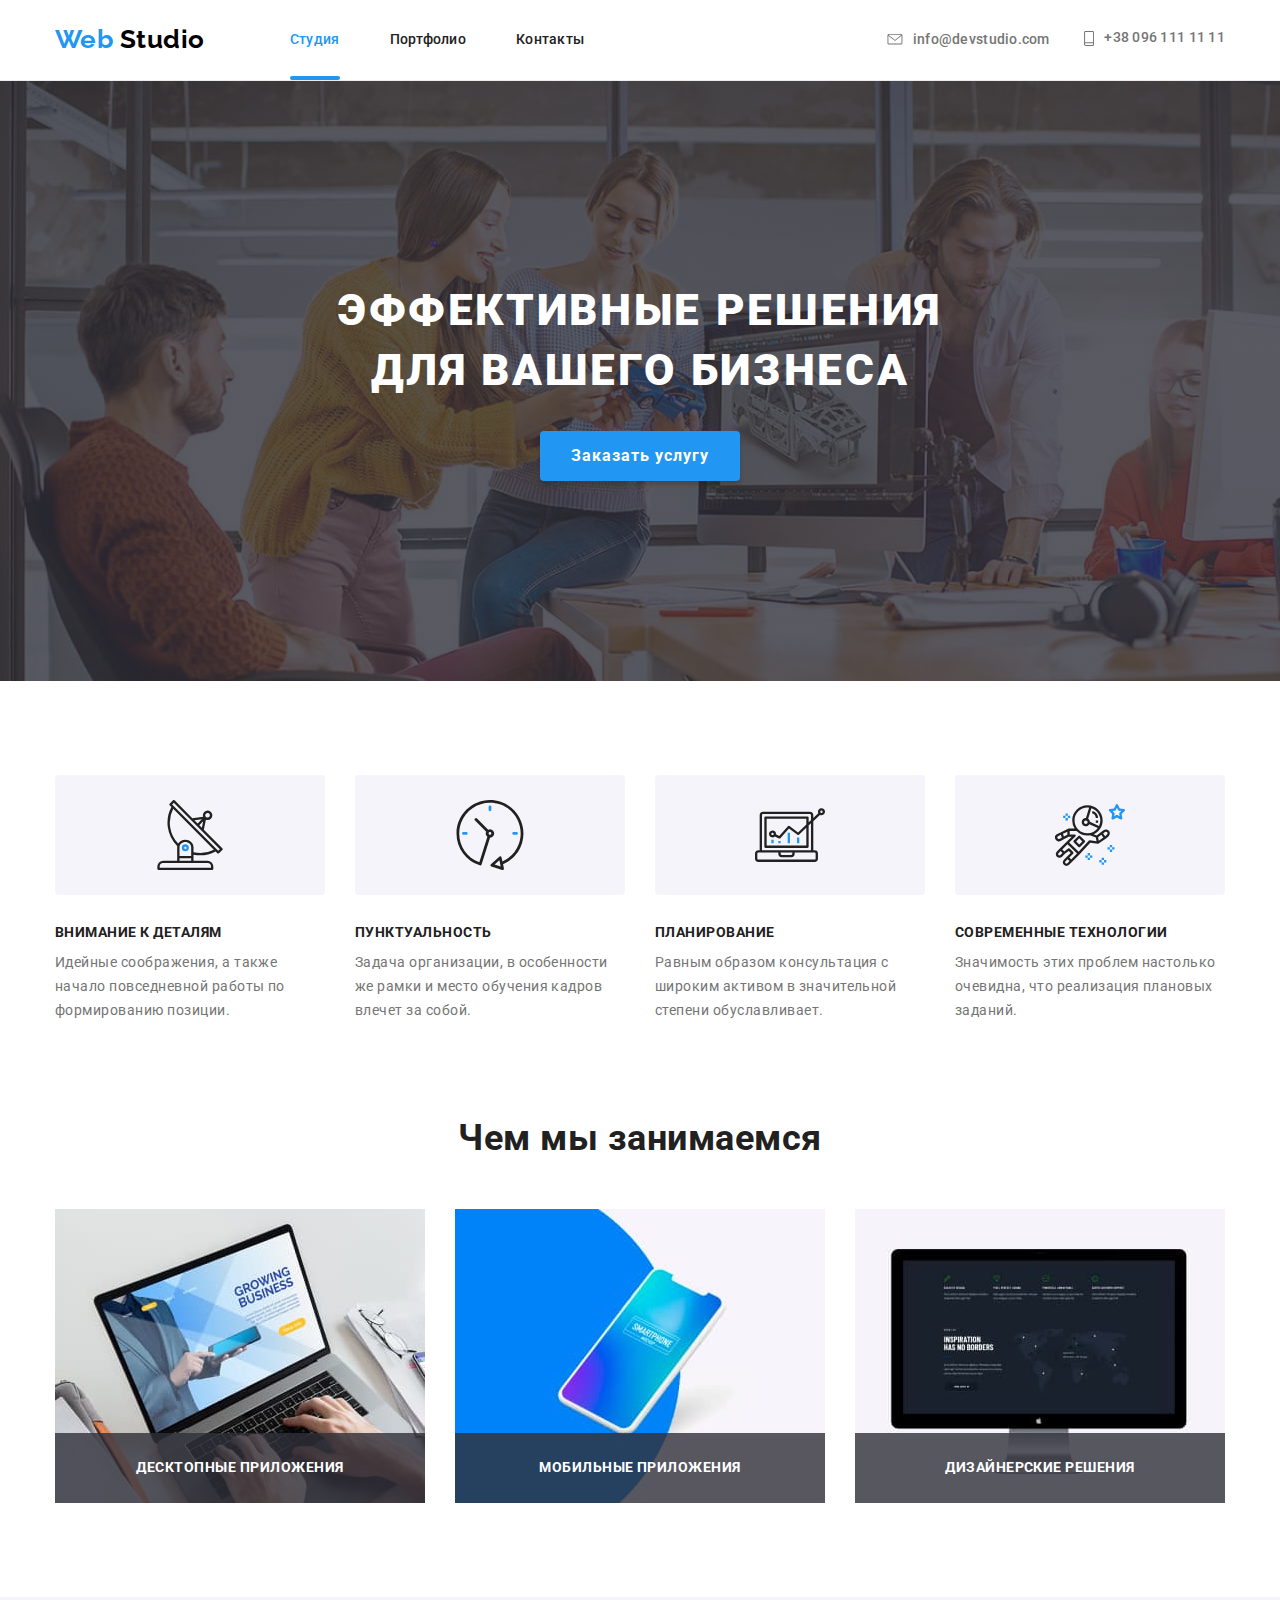
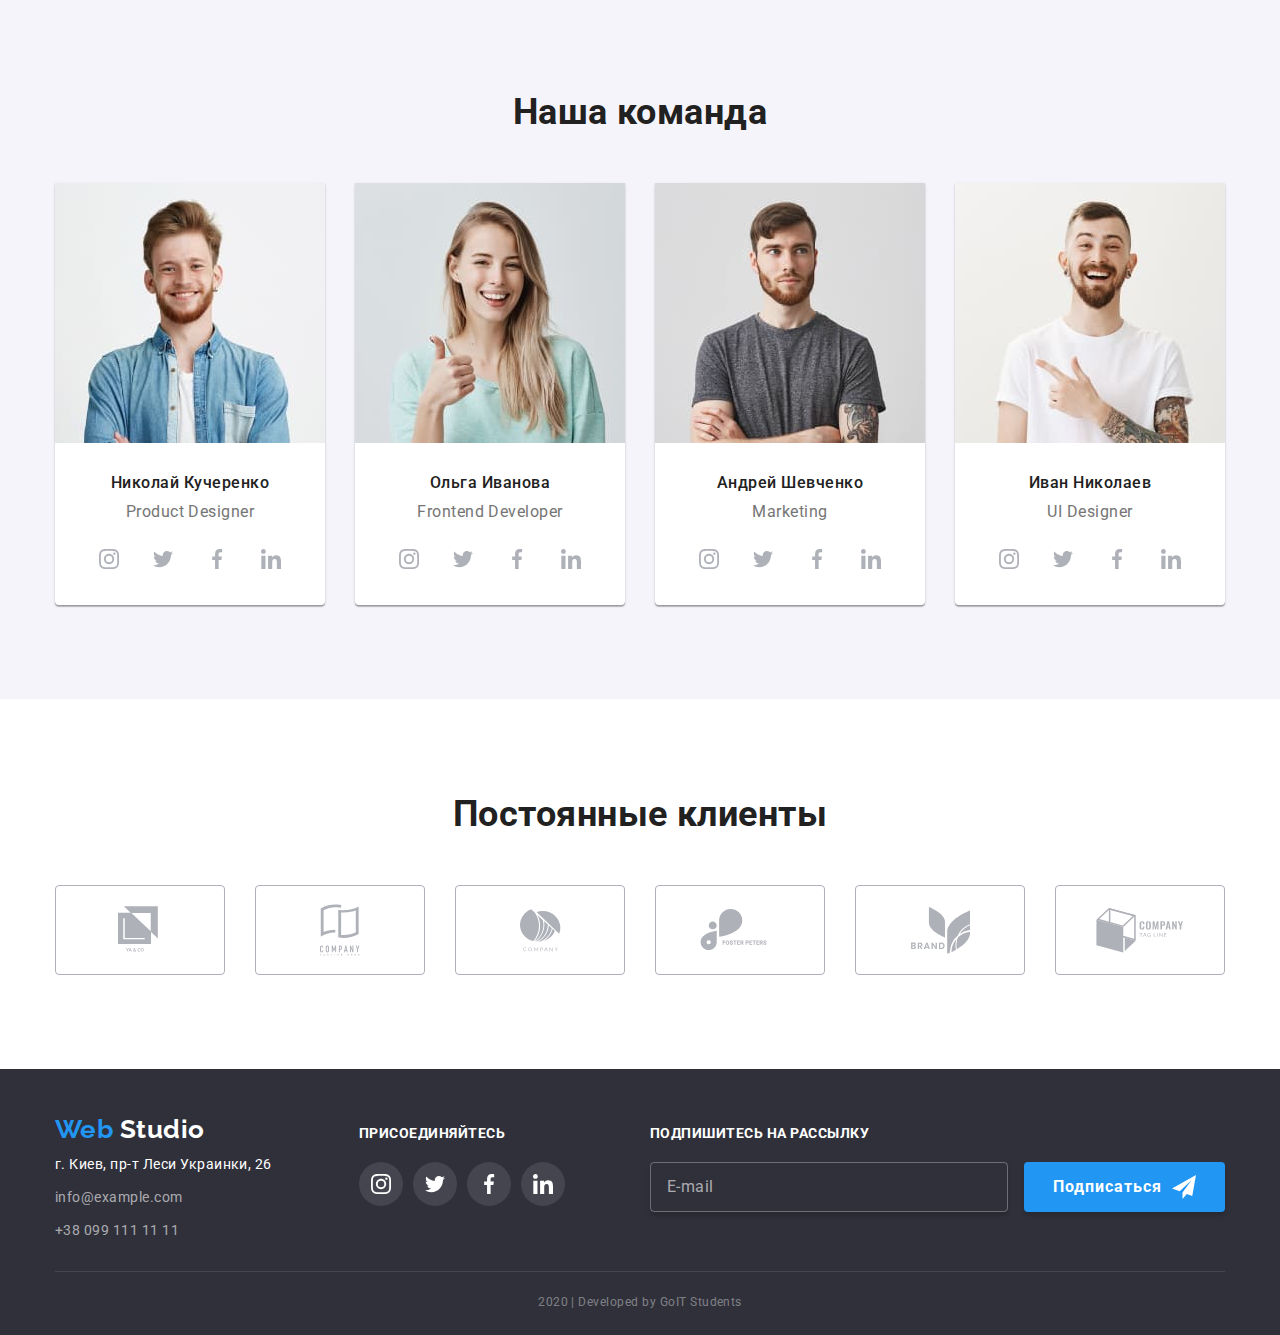
<file: index.html>
<!DOCTYPE html>
<html lang="ru">
  <head>
    <meta charset="UTF-8" />
    <meta name="viewport" content="width=device-width, initial-scale=1.0" />
    <title>Main</title>
    <link
      href="https://fonts.googleapis.com/css2?family=Raleway:wght@700&family=Roboto:wght@400;500;700;900&display=swap"
      rel="stylesheet"
    />
    <link rel="stylesheet" href="./css/main.min.css" />
  </head>
  <body>
    <header>
      <div class="container flex-container">
        <nav class="flex-container">
          <a href="./index.html" class="logo">
            <span class="logo-web">Web</span> Studio</a
          >

          <ul class="site-menu">
            <li class="item">
              <a class="link current" href="./index.html">Студия</a>
            </li>
            <li class="item">
              <a class="link" href="./portfolio.html">Портфолио</a>
            </li>
            <li class="item">
              <a class="link" href="">Контакты</a>
            </li>
          </ul>
        </nav>
        <address class="contacts-info">
          <a href="mailto:info@devstudio.com">
            <svg class="icon-envelope">
              <use href="./images/sprite.svg#icon-envelope"></use>
            </svg>
            info@devstudio.com</a
          >
          <a href="tel:+380961111111">
            <svg class="icon-telephone">
              <use href="./images/sprite.svg#icon-telephone"></use>
            </svg>
            +38 096 111 11 11</a
          >
        </address>
      </div>
    </header>
    <main>
      <!-- Секция приветствие -->
      <section class="hero">
        <h1 class="hero-title">Эффективные решения<br />для вашего бизнеса</h1>
        <button class="modal-button" data-modal-open>
          Заказать услугу
        </button>
      </section>

      <!-- Принципы работы (потом скрыть заголовок) -->
      <section class="section">
        <div class="container">
          <h2 class="section-title visually-hidden">
            Принципы работы компании
          </h2>
          <ul class="principles">
            <li class="item">
              <div class="icon-box">
                <svg aria-label="Антена" class="icon-principles">
                  <use href="./images/sprite.svg#icon-antenna"></use>
                </svg>
              </div>

              <h3 class="title">Внимание к деталям</h3>
              <p class="text">
                Идейные соображения, а также начало повседневной работы по
                формированию позиции.
              </p>
            </li>

            <li class="item">
              <div class="icon-box">
                <svg aria-label="Часы" class="icon-principles">
                  <use href="./images/sprite.svg#icon-clock"></use>
                </svg>
              </div>

              <h3 class="title">Пунктуальность</h3>
              <p class="text">
                Задача организации, в особенности же рамки и место обучения
                кадров влечет за собой.
              </p>
            </li>

            <li class="item">
              <div class="icon-box">
                <svg aria-label="Диаграмма" class="icon-principles">
                  <use href="./images/sprite.svg#icon-diagram"></use>
                </svg>
              </div>

              <h3 class="title">Планирование</h3>
              <p class="text">
                Равным образом консультация с широким активом в значительной
                степени обуславливает.
              </p>
            </li>

            <li class="item">
              <div class="icon-box">
                <svg aria-label="Космонавт" class="icon-principles">
                  <use href="./images/sprite.svg#icon-astronaut"></use>
                </svg>
              </div>

              <h3 class="title">Современные технологии</h3>
              <p class="text">
                Значимость этих проблем настолько очевидна, что реализация
                плановых заданий.
              </p>
            </li>
          </ul>
        </div>
      </section>

      <!-- Чем мы занимаемся -->
      <section class="section our-work">
        <div class="container">
          <h2 class="section-title">Чем мы занимаемся</h2>
          <ul class="work">
            <li class="item">
              <img
                src="./images/desktop.jpg"
                alt="Ноутбук"
                width="370"
                height="294"
              />
              <h3 class="title">Десктопные приложения</h3>
            </li>

            <li class="item">
              <img
                src="./images/mobile.jpg"
                alt="Мобильный телефон"
                width="370"
                height="294"
              />
              <h3 class="title">Мобильные приложения</h3>
            </li>

            <li class="item">
              <img
                src="./images/pc.jpg"
                alt="Персональный компьютер"
                width="370"
                height="294"
              />
              <h3 class="title">Дизайнерские решения</h3>
            </li>
          </ul>
        </div>
      </section>

      <!-- Наша команда -->
      <section class="section team">
        <div class="container">
          <h2 class="section-title">Наша команда</h2>
          <ul class="workers flex-container">
            <li class="item">
              <img
                src="./images/img-john.jpg"
                alt="Николай Кучеренко"
                width="270"
                height="260"
              />
              <div class="card-content">
                <h3 class="name">Николай Кучеренко</h3>
                <p class="profession">Product Designer</p>
                <ul class="social-media">
                  <li>
                    <a href="" class="social-link">
                      <svg aria-label="Инстаграм" class="social-icon">
                        <use href="./images/sprite.svg#icon-instagram"></use>
                      </svg>
                    </a>
                  </li>
                  <li>
                    <a href="" class="social-link"
                      ><svg aria-label="Твиттер" class="social-icon">
                        <use href="./images/sprite.svg#icon-twitter"></use>
                      </svg>
                    </a>
                  </li>
                  <li>
                    <a href="" class="social-link"
                      ><svg aria-label="Фейсбук" class="social-icon">
                        <use
                          href="./images/sprite.svg#icon-facebook"
                        ></use></svg
                    ></a>
                  </li>
                  <li>
                    <a href="" class="social-link"
                      ><svg aria-label="Линкедин" class="social-icon">
                        <use
                          href="./images/sprite.svg#icon-linkedin"
                        ></use></svg
                    ></a>
                  </li>
                </ul>
              </div>
            </li>

            <li class="item">
              <img
                src="./images/img-marta.jpg"
                alt="Ольга Иванова"
                width="270"
                height="260"
              />
              <div class="card-content">
                <h3 class="name">Ольга Иванова</h3>
                <p class="profession">Frontend Developer</p>
                <ul class="social-media">
                  <li>
                    <a href="" class="social-link">
                      <svg aria-label="Инстаграм" class="social-icon">
                        <use href="./images/sprite.svg#icon-instagram"></use>
                      </svg>
                    </a>
                  </li>
                  <li>
                    <a href="" class="social-link"
                      ><svg aria-label="Твиттер" class="social-icon">
                        <use href="./images/sprite.svg#icon-twitter"></use>
                      </svg>
                    </a>
                  </li>
                  <li>
                    <a href="" class="social-link"
                      ><svg aria-label="Фейсбук" class="social-icon">
                        <use
                          href="./images/sprite.svg#icon-facebook"
                        ></use></svg
                    ></a>
                  </li>
                  <li>
                    <a href="" class="social-link"
                      ><svg aria-label="Линкедин" class="social-icon">
                        <use
                          href="./images/sprite.svg#icon-linkedin"
                        ></use></svg
                    ></a>
                  </li>
                </ul>
              </div>
            </li>

            <li class="item">
              <img
                src="./images/img-robert.jpg"
                alt="Андрей Шевченко"
                width="270"
                height="260"
              />
              <div class="card-content">
                <h3 class="name">Андрей Шевченко</h3>
                <p class="profession">Marketing</p>
                <ul class="social-media">
                  <li>
                    <a href="" class="social-link">
                      <svg aria-label="Инстаграм" class="social-icon">
                        <use href="./images/sprite.svg#icon-instagram"></use>
                      </svg>
                    </a>
                  </li>
                  <li>
                    <a href="" class="social-link"
                      ><svg aria-label="Твиттер" class="social-icon">
                        <use href="./images/sprite.svg#icon-twitter"></use>
                      </svg>
                    </a>
                  </li>
                  <li>
                    <a href="" class="social-link"
                      ><svg aria-label="Фейсбук" class="social-icon">
                        <use
                          href="./images/sprite.svg#icon-facebook"
                        ></use></svg
                    ></a>
                  </li>
                  <li>
                    <a href="" class="social-link"
                      ><svg aria-label="Линкедин" class="social-icon">
                        <use
                          href="./images/sprite.svg#icon-linkedin"
                        ></use></svg
                    ></a>
                  </li>
                </ul>
              </div>
            </li>

            <li class="item">
              <img
                src="./images/img-martin.jpg"
                alt="Иван Николаев"
                width="270"
                height="260"
              />
              <div class="card-content">
                <h3 class="name">Иван Николаев</h3>
                <p class="profession">UI Designer</p>
                <ul class="social-media">
                  <li>
                    <a href="" class="social-link">
                      <svg aria-label="Инстаграм" class="social-icon">
                        <use href="./images/sprite.svg#icon-instagram"></use>
                      </svg>
                    </a>
                  </li>
                  <li>
                    <a href="" class="social-link"
                      ><svg aria-label="Твиттер" class="social-icon">
                        <use href="./images/sprite.svg#icon-twitter"></use>
                      </svg>
                    </a>
                  </li>
                  <li>
                    <a href="" class="social-link"
                      ><svg aria-label="Фейсбук" class="social-icon">
                        <use
                          href="./images/sprite.svg#icon-facebook"
                        ></use></svg
                    ></a>
                  </li>
                  <li>
                    <a href="" class="social-link"
                      ><svg aria-label="Линкедин" class="social-icon">
                        <use
                          href="./images/sprite.svg#icon-linkedin"
                        ></use></svg
                    ></a>
                  </li>
                </ul>
              </div>
            </li>
          </ul>
        </div>
      </section>

      <!-- Постоянные клиенты -->
      <section class="section">
        <div class="container">
          <h2 class="section-title">Постоянные клиенты</h2>
          <ul class="clients">
            <li class="item">
              <a class="link" href="">
                <svg aria-label="Логотип клиента1" class="clients-icon logo1">
                  <use href="./images/sprite.svg#icon-logo-1"></use>
                </svg>
              </a>
            </li>

            <li class="item">
              <a class="link" href="">
                <svg aria-label="Логотип клиента2" class="clients-icon logo2">
                  <use href="./images/sprite.svg#icon-logo-2"></use>
                </svg>
              </a>
            </li>

            <li class="item">
              <a class="link" href="">
                <svg aria-label="Логотип клиента3" class="clients-icon logo3">
                  <use href="./images/sprite.svg#icon-logo-3"></use>
                </svg>
              </a>
            </li>

            <li class="item">
              <a class="link" href="">
                <svg aria-label="Логотип клиента4" class="clients-icon logo4">
                  <use href="./images/sprite.svg#icon-logo-4"></use>
                </svg>
              </a>
            </li>

            <li class="item">
              <a class="link" href="">
                <svg aria-label="Логотип клиента5" class="clients-icon logo5">
                  <use href="./images/sprite.svg#icon-logo-5"></use>
                </svg>
              </a>
            </li>

            <li class="item">
              <a class="link" href="">
                <svg aria-label="Логотип клиента6" class="clients-icon logo6">
                  <use href="./images/sprite.svg#icon-logo-6"></use>
                </svg>
              </a>
            </li>
          </ul>
        </div>
      </section>

      <div class="backdrop is-hidden" data-modal>
        <div class="modal">
          <form class="form">
            <h2 class="form-title">Оставьте свои данные, мы вам перезвоним</h2>

            <label class="form-field">
              <svg aria-label="Человек" class="form-icon">
                <use href="./images/sprite.svg#icon-person"></use>
              </svg>

              <input type="text" name="Name" placeholder=" " />
              <span class="form-label">Имя</span>
            </label>
            <label class="form-field">
              <svg aria-label="Телефон" class="form-icon">
                <use href="./images/sprite.svg#icon-phone"></use>
              </svg>

              <input type="tel" name="Telephone" placeholder=" " />
              <span class="form-label">Телефон</span>
            </label>
            <label class="form-field">
              <svg aria-label="Почта" class="form-icon">
                <use href="./images/sprite.svg#icon-email"></use>
              </svg>

              <input type="email" name="Mail" placeholder=" " />
              <span class="form-label">Почта</span>
            </label>

            <label class="comment">
              <textarea
                class="comment-field"
                name="Comment"
                placeholder=" "
              ></textarea>
              <span class="comment-label">Комментарий</span>
            </label>

            <label class="agreement">
              <input
                class="checkbox visually-hidden"
                type="checkbox"
                name="agreement"
              />
              <span class="agreement-label"
                >Соглашаюсь с рассылкой и принимаю
                <a href="">Условия договора</a>
              </span>
            </label>

            <button class="submit-button" type="submit">
              Отправить
            </button>

            <button class="button-close" type="button" data-modal-close>
              <svg aria-label="Закрыть" class="icon-close">
                <use href="./images/sprite.svg#icon-close"></use>
              </svg>
            </button>
          </form>
        </div>
      </div>
    </main>
    <footer>
      <div class="container flex-container">
        <div>
          <a href="./index.html" class="logo"
            ><span class="logo-web">Web</span>
            <span class="logo-studio">Studio</span></a
          >
          <address class="adress-footer">
            г. Киев, пр-т Леси Украинки, 26 <br />
            <a href="mailto:info@example.com">info@example.com</a> <br />
            <a href="tel:+380991111111">+38 099 111 11 11</a>
          </address>
        </div>

        <div class="join">
          <b class="title">
            Присоединяйтесь
          </b>
          <ul class="social-media">
            <li>
              <a href="" class="social-link">
                <svg aria-label="Инстаграм" class="social-icon">
                  <use href="./images/sprite.svg#icon-instagram"></use>
                </svg>
              </a>
            </li>
            <li>
              <a href="" class="social-link"
                ><svg aria-label="Твиттер" class="social-icon">
                  <use href="./images/sprite.svg#icon-twitter"></use>
                </svg>
              </a>
            </li>
            <li>
              <a href="" class="social-link"
                ><svg aria-label="Фейсбук" class="social-icon">
                  <use href="./images/sprite.svg#icon-facebook"></use></svg
              ></a>
            </li>
            <li>
              <a href="" class="social-link"
                ><svg aria-label="Линкедин" class="social-icon">
                  <use href="./images/sprite.svg#icon-linkedin"></use></svg
              ></a>
            </li>
          </ul>
        </div>

        <form class="subscribe">
          <label class="subscribe-label" for="subscribe">
            Подпишитесь на рассылку
          </label>
          <input
            class="subscribe-email"
            type="email"
            name="email"
            id="subscribe"
            placeholder="E-mail"
          />
          <button class="subscribe-button" type="submit">
            Подписаться
            <svg aria-label="Подписаться" class="icon-subscribe">
              <use href="./images/sprite.svg#icon-subscribe"></use>
            </svg>
          </button>
        </form>
      </div>
      <div class="container">
        <p class="copyright">
          2020 | Developed by GoIT Students
        </p>
      </div>
    </footer>
    <script src="./js/modal.js"></script>
  </body>
</html>
</file>
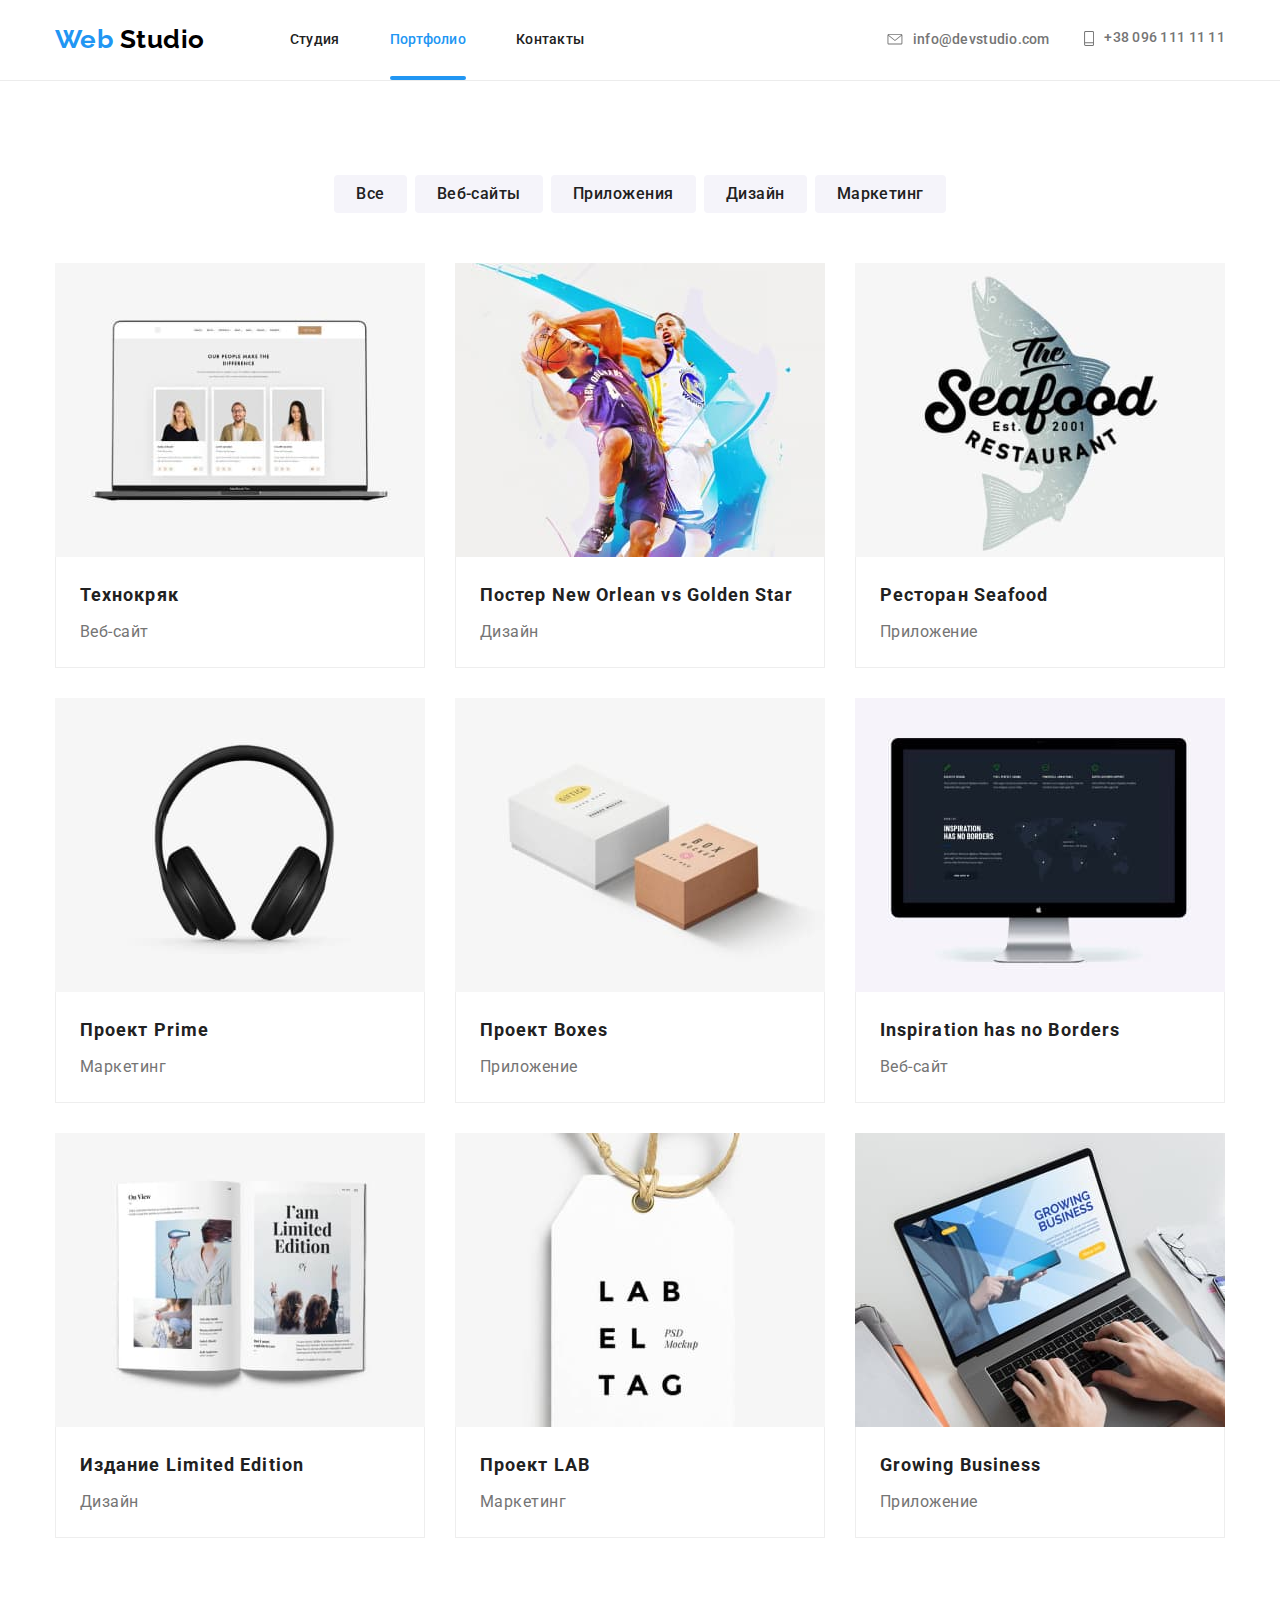
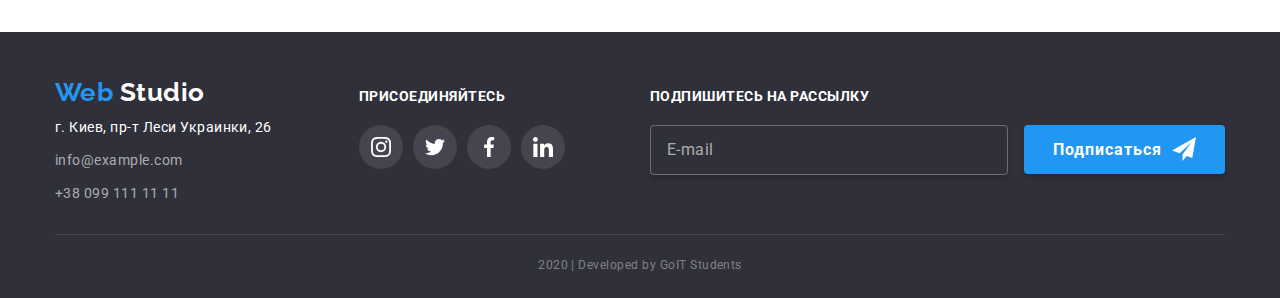
<file: portfolio.html>
<!DOCTYPE html>
<html lang="ru">
  <head>
    <meta charset="UTF-8" />
    <meta name="viewport" content="width=device-width, initial-scale=1.0" />
    <title>Portfolio</title>
    <link
      href="https://fonts.googleapis.com/css2?family=Raleway:wght@700&family=Roboto:wght@400;500;700;900&display=swap"
      rel="stylesheet"
    />
    <link rel="stylesheet" href="./css/portfolio.min.css" />
  </head>
  <body>
    <header>
      <div class="container flex-container">
        <nav class="flex-container">
          <a href="./index.html" class="logo">
            <span class="logo-web">Web</span> Studio</a
          >

          <ul class="site-menu">
            <li class="item">
              <a class="link" href="./index.html">Студия</a>
            </li>
            <li class="item">
              <a class="link current" href="./portfolio.html">Портфолио</a>
            </li>
            <li class="item">
              <a class="link" href="">Контакты</a>
            </li>
          </ul>
        </nav>
        <address class="contacts-info">
          <a href="mailto:info@devstudio.com">
            <svg class="icon-envelope">
              <use href="./images/sprite.svg#icon-envelope"></use>
            </svg>
            info@devstudio.com</a
          >
          <a href="tel:+380961111111">
            <svg class="icon-telephone">
              <use href="./images/sprite.svg#icon-telephone"></use>
            </svg>
            +38 096 111 11 11</a
          >
        </address>
      </div>
    </header>
    <main>
      <!-- Наши работы (потом скрыть заголовок)-->
      <section class="section">
        <div class="container">
          <h1 class="section-title visually-hidden">Наши работы</h1>
          <ul class="examples-choice">
            <li class="item"><button>Все</button></li>
            <li class="item"><button>Веб-сайты</button></li>
            <li class="item"><button>Приложения</button></li>
            <li class="item"><button>Дизайн</button></li>
            <li class="item"><button>Маркетинг</button></li>
          </ul>
          <ul class="examples-list">
            <li class="item">
              <a class="link" href="">
                <div class="thumb">
                  <p class="description">
                    Технокряк это современная площадка распространения
                    коронавируса. Компании используют эту платформу для
                    цифрового шпионажа и атак на защищённые сервера конкурентов.
                  </p>
                  <img
                    src="./images/techno-kryak.jpg"
                    alt="Люди"
                    width="370"
                    height="294"
                  />
                </div>

                <div class="box">
                  <h2 class="title">Технокряк</h2>
                  <p class="type">Веб-сайт</p>
                </div>
              </a>
            </li>
            <li class="item">
              <a class="link" href="">
                <div class="thumb">
                  <p class="description">
                    Lorem ipsum dolor sit amet, consectetur adipisicing elit.
                    Beatae sequi enim ad non qui in magni reiciendis iure
                    explicabo sapiente.
                  </p>
                  <img
                    src="./images/new-orlean.jpg"
                    alt="Баскетболисты"
                    width="370"
                    height="294"
                  />
                </div>

                <div class="box">
                  <h2 class="title">Постер New Orlean vs Golden Star</h2>
                  <p class="type">Дизайн</p>
                </div>
              </a>
            </li>
            <li class="item">
              <a class="link" href="">
                <div class="thumb">
                  <p class="description">
                    Lorem ipsum dolor sit amet, consectetur adipisicing elit.
                    Deleniti esse illo in exercitationem omnis culpa ea
                    accusamus provident quo alias.
                  </p>
                  <img
                    src="./images/seafood.jpg"
                    alt="Рыба"
                    width="370"
                    height="294"
                  />
                </div>

                <div class="box">
                  <h2 class="title">Ресторан Seafood</h2>
                  <p class="type">Приложение</p>
                </div>
              </a>
            </li>
            <li class="item">
              <a class="link" href="">
                <div class="thumb">
                  <p class="description">
                    Lorem ipsum dolor sit amet consectetur adipisicing elit.
                    Ipsum provident reiciendis cumque porro natus accusantium
                    quaerat, vel cum pariatur odit.
                  </p>
                  <img
                    src="./images/prime.jpg"
                    alt="Наушники"
                    width="370"
                    height="294"
                  />
                </div>

                <div class="box">
                  <h2 class="title">Проект Prime</h2>
                  <p class="type">Маркетинг</p>
                </div>
              </a>
            </li>
            <li class="item">
              <a class="link" href="">
                <div class="thumb">
                  <p class="description">
                    Lorem ipsum dolor sit amet consectetur adipisicing elit.
                    Voluptatibus, quisquam! Fugiat eaque a voluptatem eum
                    impedit delectus veritatis sit blanditiis.
                  </p>
                  <img
                    src="./images/boxes.jpg"
                    alt="Коробки"
                    width="370"
                    height="294"
                  />
                </div>

                <div class="box">
                  <h2 class="title">Проект Boxes</h2>
                  <p class="type">Приложение</p>
                </div>
              </a>
            </li>
            <li class="item">
              <a class="link" href="">
                <div class="thumb">
                  <p class="description">
                    Lorem ipsum dolor sit amet consectetur adipisicing elit.
                    Quisquam voluptatum repellendus iste distinctio hic earum
                    dolores pariatur eos dolor sint.
                  </p>
                  <img
                    src="./images/inspiration.jpg"
                    alt="Монитор"
                    width="370"
                    height="294"
                  />
                </div>

                <div class="box">
                  <h2 class="title">Inspiration has no Borders</h2>
                  <p class="type">Веб-сайт</p>
                </div>
              </a>
            </li>
            <li class="item">
              <a class="link" href="">
                <div class="thumb">
                  <p class="description">
                    Lorem ipsum dolor sit amet consectetur adipisicing elit.
                    Saepe, quis? Suscipit numquam eaque eligendi molestias
                    excepturi necessitatibus fugit sequi facilis.
                  </p>
                  <img
                    src="./images/limited-edition.jpg"
                    alt="Книга"
                    width="370"
                    height="294"
                  />
                </div>

                <div class="box">
                  <h2 class="title">Издание Limited Edition</h2>
                  <p class="type">Дизайн</p>
                </div>
              </a>
            </li>
            <li class="item">
              <a class="link" href="">
                <div class="thumb">
                  <p class="description">
                    Lorem ipsum dolor sit amet consectetur adipisicing elit.
                    Sapiente corrupti nobis ducimus praesentium mollitia ad
                    error ea provident aliquam a.
                  </p>
                  <img
                    src="./images/lab.jpg"
                    alt="Ярлык"
                    width="370"
                    height="294"
                  />
                </div>

                <div class="box">
                  <h2 class="title">Проект LAB</h2>
                  <p class="type">Маркетинг</p>
                </div>
              </a>
            </li>
            <li class="item">
              <a class="link" href="">
                <div class="thumb">
                  <p class="description">
                    Lorem ipsum, dolor sit amet consectetur adipisicing elit.
                    Autem sequi rerum atque obcaecati ipsam? Odio explicabo quos
                    incidunt neque maiores.
                  </p>
                  <img
                    src="./images/growing-business.jpg"
                    alt="Ноутбук"
                    width="370"
                    height="294"
                  />
                </div>

                <div class="box">
                  <h2 class="title">Growing Business</h2>
                  <p class="type">Приложение</p>
                </div>
              </a>
            </li>
          </ul>
        </div>
      </section>
    </main>
    <footer>
      <div class="container flex-container">
        <div>
          <a href="./index.html" class="logo"
            ><span class="logo-web">Web</span>
            <span class="logo-studio">Studio</span></a
          >
          <address class="adress-footer">
            г. Киев, пр-т Леси Украинки, 26 <br />
            <a href="mailto:info@example.com">info@example.com</a> <br />
            <a href="tel:+380991111111">+38 099 111 11 11</a>
          </address>
        </div>

        <div class="join">
          <b class="title">
            Присоединяйтесь
          </b>
          <ul class="social-media">
            <li>
              <a href="" class="social-link">
                <svg aria-label="Инстаграм" class="social-icon">
                  <use href="./images/sprite.svg#icon-instagram"></use>
                </svg>
              </a>
            </li>
            <li>
              <a href="" class="social-link"
                ><svg aria-label="Твиттер" class="social-icon">
                  <use href="./images/sprite.svg#icon-twitter"></use>
                </svg>
              </a>
            </li>
            <li>
              <a href="" class="social-link"
                ><svg aria-label="Фейсбук" class="social-icon">
                  <use href="./images/sprite.svg#icon-facebook"></use></svg
              ></a>
            </li>
            <li>
              <a href="" class="social-link"
                ><svg aria-label="Линкедин" class="social-icon">
                  <use href="./images/sprite.svg#icon-linkedin"></use></svg
              ></a>
            </li>
          </ul>
        </div>

        <form class="subscribe">
          <label class="subscribe-label" for="subscribe">
            Подпишитесь на рассылку
          </label>
          <input
            class="subscribe-email"
            type="email"
            name="email"
            id="subscribe"
            placeholder="E-mail"
          />
          <button class="subscribe-button" type="submit">
            Подписаться
            <svg aria-label="Подписаться" class="icon-subscribe">
              <use href="./images/sprite.svg#icon-subscribe"></use>
            </svg>
          </button>
        </form>
      </div>
      <div class="container">
        <p class="copyright">
          2020 | Developed by GoIT Students
        </p>
      </div>
    </footer>
  </body>
</html>
</file>
<file: css/main.min.css>
/*! modern-normalize v0.6.0 | MIT License | https://github.com/sindresorhus/modern-normalize */*,::after,::before{-webkit-box-sizing:border-box;box-sizing:border-box}:root{-moz-tab-size:4;-o-tab-size:4;tab-size:4}html{line-height:1.15;-webkit-text-size-adjust:100%}body{margin:0}body{font-family:system-ui, -apple-system, "Segoe UI", Roboto, Helvetica, Arial, sans-serif, "Apple Color Emoji", "Segoe UI Emoji"}hr{height:0}abbr[title]{-webkit-text-decoration:underline dotted;text-decoration:underline dotted}b,strong{font-weight:bolder}code,kbd,pre,samp{font-family:SFMono-Regular, Consolas, "Liberation Mono", Menlo, monospace;font-size:1em}small{font-size:80%}sub,sup{font-size:75%;line-height:0;position:relative;vertical-align:baseline}sub{bottom:-0.25em}sup{top:-0.5em}button,input,optgroup,select,textarea{font-family:inherit;font-size:100%;line-height:1.15;margin:0}button,select{text-transform:none}[type="button"],[type="reset"],[type="submit"],button{-webkit-appearance:button}[type="button"]::-moz-focus-inner,[type="reset"]::-moz-focus-inner,[type="submit"]::-moz-focus-inner,button::-moz-focus-inner{border-style:none;padding:0}[type="button"]:-moz-focusring,[type="reset"]:-moz-focusring,[type="submit"]:-moz-focusring,button:-moz-focusring{outline:1px dotted ButtonText}fieldset{padding:0.35em 0.75em 0.625em}legend{padding:0}progress{vertical-align:baseline}[type="number"]::-webkit-inner-spin-button,[type="number"]::-webkit-outer-spin-button{height:auto}[type="search"]{-webkit-appearance:textfield;outline-offset:-2px}[type="search"]::-webkit-search-decoration{-webkit-appearance:none}::-webkit-file-upload-button{-webkit-appearance:button;font:inherit}summary{display:list-item}h1,h2,h3,p,ul{margin:0;padding:0}body{background-color:#fff;color:#757575;font-family:"Roboto",sans-serif;letter-spacing:0.03em}ul{list-style:none}a{text-decoration:none}img{display:block}.container{width:1200px;margin:0 auto;padding-left:15px;padding-right:15px}.flex-container{display:-webkit-box;display:-ms-flexbox;display:flex;-webkit-box-align:center;-ms-flex-align:center;align-items:center}.section{padding-top:94px;padding-bottom:94px}.section-title{margin-bottom:50px;color:#212121;font-weight:700;font-size:36px;line-height:1.17;text-align:center}.visually-hidden{position:absolute !important;clip:rect(1px 1px 1px 1px);clip:rect(1px, 1px, 1px, 1px);padding:0 !important;border:0 !important;height:1px !important;width:1px !important;overflow:hidden}.modal-button,.submit-button,.subscribe-button{min-width:200px;padding:10px 29px;color:#fff;background-color:#2196f3;-webkit-box-shadow:0px 4px 4px rgba(0,0,0,0.15);box-shadow:0px 4px 4px rgba(0,0,0,0.15);border:none;border-radius:4px;cursor:pointer;font-weight:700;font-size:16px;line-height:1.87;letter-spacing:0.06em}header{position:-webkit-sticky;position:sticky;top:0;z-index:5;border-bottom:1px solid #ececec;background-color:#fff}.logo{margin-right:85px;color:#000;font-family:"Raleway",sans-serif;font-weight:700;font-size:26px;line-height:1.2}.logo-web{color:#2196f3}.logo-studio{color:#fff}.site-menu{display:-webkit-box;display:-ms-flexbox;display:flex}.site-menu .item:not(:first-child){margin-left:50px}.site-menu .link{display:inline-block;padding-top:32px;padding-bottom:32px;color:#212121;font-weight:500;font-size:14px;line-height:1.14;letter-spacing:0.02em;-webkit-transition:color 250ms cubic-bezier(0.4, 0, 0.2, 1);transition:color 250ms cubic-bezier(0.4, 0, 0.2, 1)}.site-menu .link:hover,.site-menu .link:focus{color:#2196f3}.site-menu .current{position:relative;color:#2196f3}.site-menu .current::after{content:"";display:block;position:absolute;bottom:0;width:100%;height:4px;border-radius:2px;background-color:#2196f3}.contacts-info{margin-left:auto}.contacts-info a+a{margin-left:30px}.contacts-info>a{display:-webkit-inline-box;display:-ms-inline-flexbox;display:inline-flex;-webkit-box-align:center;-ms-flex-align:center;align-items:center;color:#757575;font-style:normal;font-weight:500;font-size:14px;line-height:1.14;letter-spacing:0.02em;-webkit-transition:color 250ms cubic-bezier(0.4, 0, 0.2, 1);transition:color 250ms cubic-bezier(0.4, 0, 0.2, 1)}.contacts-info>a:hover,.contacts-info>a:focus{color:#2196f3}.icon-envelope{margin-right:10px;width:16px;height:11.2px;fill:currentColor}.icon-telephone{margin-right:10px;width:10px;height:15px;fill:currentColor}.social-link{display:block;width:44px;height:44px;padding:12px;-webkit-transition:background-color 250ms cubic-bezier(0.4, 0, 0.2, 1),border-radius 250ms cubic-bezier(0.4, 0, 0.2, 1);transition:background-color 250ms cubic-bezier(0.4, 0, 0.2, 1),border-radius 250ms cubic-bezier(0.4, 0, 0.2, 1)}.social-link:hover,.social-link:focus{background-color:#2196f3;border-radius:50px}.social-media{display:-webkit-box;display:-ms-flexbox;display:flex;-webkit-box-pack:justify;-ms-flex-pack:justify;justify-content:space-between}.social-icon{width:20px;height:20px;fill:#afb1b8;-webkit-transition:fill 250ms cubic-bezier(0.4, 0, 0.2, 1);transition:fill 250ms cubic-bezier(0.4, 0, 0.2, 1)}.social-link:hover .social-icon,.social-link:focus .social-icon{fill:#fff}footer .social-link{background:rgba(255,255,255,0.1);border-radius:50px}footer .social-icon{fill:#fff}.hero{background-color:#afb1b8;background-image:-webkit-gradient(linear, left top, right top, from(rgba(47,48,58,0.8)), to(rgba(47,48,58,0.8))),url(../images/hero.jpg);background-image:linear-gradient(to right, rgba(47,48,58,0.8), rgba(47,48,58,0.8)),url(../images/hero.jpg);margin-left:auto;margin-right:auto;max-width:1600px;height:600px;padding-top:200px;padding-bottom:200px;text-align:center}.hero-title{margin-bottom:30px;color:#fff;font-weight:900;font-size:44px;line-height:1.36;letter-spacing:0.06em;text-transform:uppercase}.principles{display:-webkit-box;display:-ms-flexbox;display:flex}.principles .item{width:calc((100% - 90px) / 4)}.principles .item:not(:first-child){margin-left:30px}.icon-principles{width:70px;height:70px}.icon-box{height:120px;background-color:#f5f4fa;border-radius:4px;padding:25px 100px}.principles .title{margin-top:30px;color:#212121;font-weight:700;font-size:14px;line-height:1.14;text-transform:uppercase}.principles .text{margin-top:10px;font-size:14px;line-height:1.71}.section.our-work{padding-top:0}.work{display:-webkit-box;display:-ms-flexbox;display:flex}.work .item{position:relative;width:calc((100% - 60px) / 3)}.work .item+.item{margin-left:30px}.work .title{position:absolute;bottom:0;left:0;width:100%;padding-top:27px;padding-bottom:27px;color:#fff;background-color:rgba(47,48,58,0.8);font-weight:700;font-size:14px;line-height:1.14;text-align:center;text-transform:uppercase}.section.team{background-color:#f5f4fa}.workers .item{width:calc((100% - 90px) / 4);background-color:#fff;text-align:center;-webkit-box-shadow:0px 2px 1px rgba(0,0,0,0.2),0px 1px 1px rgba(0,0,0,0.14),0px 1px 3px rgba(0,0,0,0.12);box-shadow:0px 2px 1px rgba(0,0,0,0.2),0px 1px 1px rgba(0,0,0,0.14),0px 1px 3px rgba(0,0,0,0.12);border-radius:0px 0px 4px 4px}.workers .item:not(:first-child){margin-left:30px}.card-content{padding:30px 32px 24px 32px}.name{margin-bottom:10px;color:#212121;font-weight:500;font-size:16px;line-height:1.19}.profession{margin-bottom:16px;font-size:16px;line-height:1.19}.clients{display:-webkit-box;display:-ms-flexbox;display:flex}.clients .item:not(:first-child){margin-left:30px}.clients .link{display:-webkit-box;display:-ms-flexbox;display:flex;-webkit-box-pack:center;-ms-flex-pack:center;justify-content:center;-webkit-box-align:center;-ms-flex-align:center;align-items:center;width:170px;height:90px;border:1px solid #afb1b8;border-radius:4px;-webkit-transition:border 250ms cubic-bezier(0.4, 0, 0.2, 1);transition:border 250ms cubic-bezier(0.4, 0, 0.2, 1)}.clients .link:hover,.clients .link:focus{border:1px solid #2196f3;border-radius:4px}.clients-icon{fill:#afb1b8;-webkit-transition:fill 250ms cubic-bezier(0.4, 0, 0.2, 1);transition:fill 250ms cubic-bezier(0.4, 0, 0.2, 1)}.clients .link:hover .clients-icon,.clients .link:focus .clients-icon{fill:#2196f3}.logo1{width:44px;height:49px}.logo2{width:40px;height:52px}.logo3{width:41px;height:43px}.logo4{width:80px;height:42px}.logo5{width:59px;height:47px}.logo6{width:88px;height:45px}.backdrop{position:fixed;top:0;left:0;width:100%;height:100%;z-index:5;background-color:rgba(0,0,0,0.2);opacity:1;-webkit-transition:opacity 250ms cubic-bezier(0.4, 0, 0.2, 1);transition:opacity 250ms cubic-bezier(0.4, 0, 0.2, 1)}.backdrop.is-hidden{opacity:0;pointer-events:none}.backdrop.is-hidden .modal{-webkit-transform:translate(-50%, -50%) scale(1.1);transform:translate(-50%, -50%) scale(1.1)}.modal{position:absolute;top:50%;left:50%;width:528px;height:581px;background:#fff;-webkit-box-shadow:0px 2px 1px rgba(0,0,0,0.2),0px 1px 1px rgba(0,0,0,0.14),0px 1px 3px rgba(0,0,0,0.12);box-shadow:0px 2px 1px rgba(0,0,0,0.2),0px 1px 1px rgba(0,0,0,0.14),0px 1px 3px rgba(0,0,0,0.12);border-radius:4px;-webkit-transform:translate(-50%, -50%) scale(1);transform:translate(-50%, -50%) scale(1);-webkit-transition:-webkit-transform 250ms cubic-bezier(0.4, 0, 0.2, 1);transition:-webkit-transform 250ms cubic-bezier(0.4, 0, 0.2, 1);transition:transform 250ms cubic-bezier(0.4, 0, 0.2, 1);transition:transform 250ms cubic-bezier(0.4, 0, 0.2, 1), -webkit-transform 250ms cubic-bezier(0.4, 0, 0.2, 1)}.form{display:-webkit-box;display:-ms-flexbox;display:flex;-webkit-box-orient:vertical;-webkit-box-direction:normal;-ms-flex-direction:column;flex-direction:column;-webkit-box-align:center;-ms-flex-align:center;align-items:center;padding:40px}.form-title{margin-bottom:30px;font-weight:700;font-size:20px;line-height:23px;color:#212121}.form-field{position:relative;margin-bottom:28px;width:100%}.form-field input{display:block;margin:0;padding:12px 42px;width:100%;border:1px solid rgba(33,33,33,0.2);border-radius:4px;font-size:14px;line-height:1.14;letter-spacing:0.01em;font-family:"Roboto",sans-serif;color:#212121;-webkit-transition:border 250ms cubic-bezier(0.4, 0, 0.2, 1);transition:border 250ms cubic-bezier(0.4, 0, 0.2, 1)}.form-label{position:absolute;top:50%;left:42px;-webkit-transform:translate(0, -50%);transform:translate(0, -50%);font-size:14px;line-height:1.14;letter-spacing:0.01em;-webkit-transition:font-size 250ms cubic-bezier(0.4, 0, 0.2, 1),color 250ms cubic-bezier(0.4, 0, 0.2, 1),-webkit-transform 250ms cubic-bezier(0.4, 0, 0.2, 1);transition:font-size 250ms cubic-bezier(0.4, 0, 0.2, 1),color 250ms cubic-bezier(0.4, 0, 0.2, 1),-webkit-transform 250ms cubic-bezier(0.4, 0, 0.2, 1);transition:transform 250ms cubic-bezier(0.4, 0, 0.2, 1),font-size 250ms cubic-bezier(0.4, 0, 0.2, 1),color 250ms cubic-bezier(0.4, 0, 0.2, 1);transition:transform 250ms cubic-bezier(0.4, 0, 0.2, 1),font-size 250ms cubic-bezier(0.4, 0, 0.2, 1),color 250ms cubic-bezier(0.4, 0, 0.2, 1),-webkit-transform 250ms cubic-bezier(0.4, 0, 0.2, 1)}.form-field:focus-within>.form-label,input:not(:placeholder-shown)+.form-label{-webkit-transform:translate(-26px, calc(50% - 44px));transform:translate(-26px, calc(50% - 44px));font-size:12px;line-height:1.17;color:#2196f3}.form-field:focus-within>input,.comment:focus-within>.comment-field{border:1px solid #2196f3;border-radius:4px;outline:none}.comment{position:relative;width:100%;margin-bottom:20px}.comment-field{display:block;margin:0;padding:12px 16px;border:1px solid rgba(33,33,33,0.2);border-radius:4px;resize:none;width:100%;min-height:120px;font-size:14px;line-height:1.14;letter-spacing:0.01em;font-family:"Roboto",sans-serif;color:#212121;-webkit-transition:border 250ms cubic-bezier(0.4, 0, 0.2, 1);transition:border 250ms cubic-bezier(0.4, 0, 0.2, 1)}.comment-label{position:absolute;top:12px;left:16px;font-size:14px;line-height:1.14;letter-spacing:0.01em;-webkit-transition:font-size 250ms cubic-bezier(0.4, 0, 0.2, 1),color 250ms cubic-bezier(0.4, 0, 0.2, 1),-webkit-transform 250ms cubic-bezier(0.4, 0, 0.2, 1);transition:font-size 250ms cubic-bezier(0.4, 0, 0.2, 1),color 250ms cubic-bezier(0.4, 0, 0.2, 1),-webkit-transform 250ms cubic-bezier(0.4, 0, 0.2, 1);transition:transform 250ms cubic-bezier(0.4, 0, 0.2, 1),font-size 250ms cubic-bezier(0.4, 0, 0.2, 1),color 250ms cubic-bezier(0.4, 0, 0.2, 1);transition:transform 250ms cubic-bezier(0.4, 0, 0.2, 1),font-size 250ms cubic-bezier(0.4, 0, 0.2, 1),color 250ms cubic-bezier(0.4, 0, 0.2, 1),-webkit-transform 250ms cubic-bezier(0.4, 0, 0.2, 1)}.comment:focus-within>.comment-label,.comment-field:not(:placeholder-shown)+.comment-label{-webkit-transform:translate(0, calc(-100% - 16px));transform:translate(0, calc(-100% - 16px));font-size:12px;line-height:1.17;color:#2196f3}.form-icon{position:absolute;top:50%;left:16px;-webkit-transform:translateY(-50%);transform:translateY(-50%);width:18px;height:18px;fill:#212121;-webkit-transition:fill 250ms cubic-bezier(0.4, 0, 0.2, 1);transition:fill 250ms cubic-bezier(0.4, 0, 0.2, 1)}.form-field:focus-within>.form-icon{fill:#2196f3}.agreement{position:relative;margin-bottom:30px}.agreement-label{font-size:14px;line-height:1.71;padding-left:24px}.agreement-label::before{content:"";position:absolute;left:16px;top:50%;-webkit-transform:translate(-100%, -50%);transform:translate(-100%, -50%);width:16px;height:15px;background-image:url(../images/checkbox.svg)}.checkbox:checked+.agreement-label::before{content:"";position:absolute;left:16px;top:50%;-webkit-transform:translate(-100%, -50%);transform:translate(-100%, -50%);width:16px;height:15px;background-image:url(../images/checkbox-checked.svg);background-color:#2196f3;border-radius:2px;-webkit-transition:background-image 250ms cubic-bezier(0.4, 0, 0.2, 1),background-color 250ms cubic-bezier(0.4, 0, 0.2, 1);transition:background-image 250ms cubic-bezier(0.4, 0, 0.2, 1),background-color 250ms cubic-bezier(0.4, 0, 0.2, 1)}.agreement a{-webkit-text-decoration-line:underline;text-decoration-line:underline;color:#2196f3}.icon-close{fill:#000;width:18px;height:18px;-webkit-transition:fill 250ms cubic-bezier(0.4, 0, 0.2, 1);transition:fill 250ms cubic-bezier(0.4, 0, 0.2, 1)}.button-close:hover .icon-close{fill:#2196f3}.button-close{position:absolute;display:block;right:8px;top:8px;border:1px solid rgba(0,0,0,0.1);border-radius:50px;padding:6px;line-height:0;background-color:#fff;cursor:pointer}footer{background-color:#2f303a}footer>.flex-container{padding-top:45px;padding-bottom:28px;-webkit-box-align:baseline;-ms-flex-align:baseline;align-items:baseline}.join{margin-left:69px;width:206px}.subscribe{margin-left:auto;min-width:570px;height:86px}.adress-footer{margin-top:8px;color:#fff;font-style:normal;font-size:14px;line-height:1.71}.adress-footer a{display:inline-block;margin-top:9px;color:rgba(255,255,255,0.6)}.join>.title,.subscribe-label{display:block;margin-bottom:20px;color:#fff;font-weight:700;font-size:14px;line-height:1.14;text-transform:uppercase}.subscribe-email{padding:14px 16px;min-width:358px;margin-right:12px;background-color:inherit;border:1px solid rgba(255,255,255,0.3);border-radius:4px;-webkit-box-shadow:0px 4px 4px rgba(0,0,0,0.15);box-shadow:0px 4px 4px rgba(0,0,0,0.15);font-family:"Roboto",sans-serif;font-size:16px;line-height:1.25;letter-spacing:0.03em;color:rgba(255,255,255,0.6)}.subscribe-email::-webkit-input-placeholder{line-height:1.25;color:rgba(255,255,255,0.6)}.subscribe-email:-ms-input-placeholder{line-height:1.25;color:rgba(255,255,255,0.6)}.subscribe-email::-ms-input-placeholder{line-height:1.25;color:rgba(255,255,255,0.6)}.subscribe-email::placeholder{line-height:1.25;color:rgba(255,255,255,0.6)}.subscribe-button{display:-webkit-inline-box;display:-ms-inline-flexbox;display:inline-flex;-webkit-box-align:center;-ms-flex-align:center;align-items:center}.icon-subscribe{margin-left:10px;width:24px;height:24px}.copyright{padding-top:18px;padding-bottom:21px;border-top:1px solid rgba(255,255,255,0.1);color:rgba(255,255,255,0.4);font-size:12px;line-height:2;text-align:center}
/*# sourceMappingURL=main.min.css.map */
</file>
<file: css/portfolio.min.css>
/*! modern-normalize v0.6.0 | MIT License | https://github.com/sindresorhus/modern-normalize */*,::after,::before{-webkit-box-sizing:border-box;box-sizing:border-box}:root{-moz-tab-size:4;-o-tab-size:4;tab-size:4}html{line-height:1.15;-webkit-text-size-adjust:100%}body{margin:0}body{font-family:system-ui, -apple-system, "Segoe UI", Roboto, Helvetica, Arial, sans-serif, "Apple Color Emoji", "Segoe UI Emoji"}hr{height:0}abbr[title]{-webkit-text-decoration:underline dotted;text-decoration:underline dotted}b,strong{font-weight:bolder}code,kbd,pre,samp{font-family:SFMono-Regular, Consolas, "Liberation Mono", Menlo, monospace;font-size:1em}small{font-size:80%}sub,sup{font-size:75%;line-height:0;position:relative;vertical-align:baseline}sub{bottom:-0.25em}sup{top:-0.5em}button,input,optgroup,select,textarea{font-family:inherit;font-size:100%;line-height:1.15;margin:0}button,select{text-transform:none}[type="button"],[type="reset"],[type="submit"],button{-webkit-appearance:button}[type="button"]::-moz-focus-inner,[type="reset"]::-moz-focus-inner,[type="submit"]::-moz-focus-inner,button::-moz-focus-inner{border-style:none;padding:0}[type="button"]:-moz-focusring,[type="reset"]:-moz-focusring,[type="submit"]:-moz-focusring,button:-moz-focusring{outline:1px dotted ButtonText}fieldset{padding:0.35em 0.75em 0.625em}legend{padding:0}progress{vertical-align:baseline}[type="number"]::-webkit-inner-spin-button,[type="number"]::-webkit-outer-spin-button{height:auto}[type="search"]{-webkit-appearance:textfield;outline-offset:-2px}[type="search"]::-webkit-search-decoration{-webkit-appearance:none}::-webkit-file-upload-button{-webkit-appearance:button;font:inherit}summary{display:list-item}h1,h2,h3,p,ul{margin:0;padding:0}body{background-color:#fff;color:#757575;font-family:"Roboto",sans-serif;letter-spacing:0.03em}ul{list-style:none}a{text-decoration:none}img{display:block}.container{width:1200px;margin:0 auto;padding-left:15px;padding-right:15px}.flex-container{display:-webkit-box;display:-ms-flexbox;display:flex;-webkit-box-align:center;-ms-flex-align:center;align-items:center}.section{padding-top:94px;padding-bottom:94px}.section-title{margin-bottom:50px;color:#212121;font-weight:700;font-size:36px;line-height:1.17;text-align:center}.visually-hidden{position:absolute !important;clip:rect(1px 1px 1px 1px);clip:rect(1px, 1px, 1px, 1px);padding:0 !important;border:0 !important;height:1px !important;width:1px !important;overflow:hidden}.subscribe-button{min-width:200px;padding:10px 29px;color:#fff;background-color:#2196f3;-webkit-box-shadow:0px 4px 4px rgba(0,0,0,0.15);box-shadow:0px 4px 4px rgba(0,0,0,0.15);border:none;border-radius:4px;cursor:pointer;font-weight:700;font-size:16px;line-height:1.87;letter-spacing:0.06em}header{position:-webkit-sticky;position:sticky;top:0;z-index:5;border-bottom:1px solid #ececec;background-color:#fff}.logo{margin-right:85px;color:#000;font-family:"Raleway",sans-serif;font-weight:700;font-size:26px;line-height:1.2}.logo-web{color:#2196f3}.logo-studio{color:#fff}.site-menu{display:-webkit-box;display:-ms-flexbox;display:flex}.site-menu .item:not(:first-child){margin-left:50px}.site-menu .link{display:inline-block;padding-top:32px;padding-bottom:32px;color:#212121;font-weight:500;font-size:14px;line-height:1.14;letter-spacing:0.02em;-webkit-transition:color 250ms cubic-bezier(0.4, 0, 0.2, 1);transition:color 250ms cubic-bezier(0.4, 0, 0.2, 1)}.site-menu .link:hover,.site-menu .link:focus{color:#2196f3}.site-menu .current{position:relative;color:#2196f3}.site-menu .current::after{content:"";display:block;position:absolute;bottom:0;width:100%;height:4px;border-radius:2px;background-color:#2196f3}.contacts-info{margin-left:auto}.contacts-info a+a{margin-left:30px}.contacts-info>a{display:-webkit-inline-box;display:-ms-inline-flexbox;display:inline-flex;-webkit-box-align:center;-ms-flex-align:center;align-items:center;color:#757575;font-style:normal;font-weight:500;font-size:14px;line-height:1.14;letter-spacing:0.02em;-webkit-transition:color 250ms cubic-bezier(0.4, 0, 0.2, 1);transition:color 250ms cubic-bezier(0.4, 0, 0.2, 1)}.contacts-info>a:hover,.contacts-info>a:focus{color:#2196f3}.icon-envelope{margin-right:10px;width:16px;height:11.2px;fill:currentColor}.icon-telephone{margin-right:10px;width:10px;height:15px;fill:currentColor}.social-link{display:block;width:44px;height:44px;padding:12px;-webkit-transition:background-color 250ms cubic-bezier(0.4, 0, 0.2, 1),border-radius 250ms cubic-bezier(0.4, 0, 0.2, 1);transition:background-color 250ms cubic-bezier(0.4, 0, 0.2, 1),border-radius 250ms cubic-bezier(0.4, 0, 0.2, 1)}.social-link:hover,.social-link:focus{background-color:#2196f3;border-radius:50px}.social-media{display:-webkit-box;display:-ms-flexbox;display:flex;-webkit-box-pack:justify;-ms-flex-pack:justify;justify-content:space-between}.social-icon{width:20px;height:20px;fill:#afb1b8;-webkit-transition:fill 250ms cubic-bezier(0.4, 0, 0.2, 1);transition:fill 250ms cubic-bezier(0.4, 0, 0.2, 1)}.social-link:hover .social-icon,.social-link:focus .social-icon{fill:#fff}footer .social-link{background:rgba(255,255,255,0.1);border-radius:50px}footer .social-icon{fill:#fff}.examples-choice{display:-webkit-box;display:-ms-flexbox;display:flex;-webkit-box-pack:center;-ms-flex-pack:center;justify-content:center;margin-bottom:50px}.examples-choice .item:not(:first-child){margin-left:8px}.examples-choice button{padding:6px 22px;color:#212121;background-color:#f5f4fa;-webkit-transition:color 250ms cubic-bezier(0.4, 0, 0.2, 1),background-color 250ms cubic-bezier(0.4, 0, 0.2, 1);transition:color 250ms cubic-bezier(0.4, 0, 0.2, 1),background-color 250ms cubic-bezier(0.4, 0, 0.2, 1);font-family:inherit;font-weight:500;font-size:16px;line-height:1.62;text-align:center;letter-spacing:0.03em;border-radius:4px;border:none;cursor:pointer}.examples-choice button:hover,.examples-choice button:focus{color:#fff;background-color:#2196f3;-webkit-box-shadow:0px 2px 2px rgba(0,0,0,0.12),0px 1px 2px rgba(0,0,0,0.08),0px 3px 1px rgba(0,0,0,0.1);box-shadow:0px 2px 2px rgba(0,0,0,0.12),0px 1px 2px rgba(0,0,0,0.08),0px 3px 1px rgba(0,0,0,0.1)}.examples-list{display:-webkit-box;display:-ms-flexbox;display:flex;-ms-flex-wrap:wrap;flex-wrap:wrap}.examples-list .link{display:block}.examples-list .link:hover,.examples-list .link:focus{-webkit-box-shadow:1px 4px 6px rgba(0,0,0,0.16),0px 4px 4px rgba(0,0,0,0.06),0px 1px 1px rgba(0,0,0,0.12);box-shadow:1px 4px 6px rgba(0,0,0,0.16),0px 4px 4px rgba(0,0,0,0.06),0px 1px 1px rgba(0,0,0,0.12)}.examples-list .item{width:calc((100% - 60px) / 3);margin-right:30px;margin-bottom:30px}.examples-list .item:nth-child(3n){margin-right:0}.examples-list .item:nth-last-child(-n+3){margin-bottom:0}.examples-list .item .box{padding:20px 24px;border-right:1px solid #eee;border-left:1px solid #eee;border-bottom:1px solid #eee}.examples-list .title{margin-bottom:4px;color:#212121;font-weight:700;font-size:18px;line-height:2;letter-spacing:0.06em}.examples-list .type{color:#757575;font-size:16px;line-height:1.87}.examples-list .description{position:absolute;top:0;left:0;width:100%;height:100%;padding:63px 24px;-webkit-transform:translateY(100%);transform:translateY(100%);-webkit-transition:-webkit-transform 250ms cubic-bezier(0.4, 0, 0.2, 1);transition:-webkit-transform 250ms cubic-bezier(0.4, 0, 0.2, 1);transition:transform 250ms cubic-bezier(0.4, 0, 0.2, 1);transition:transform 250ms cubic-bezier(0.4, 0, 0.2, 1), -webkit-transform 250ms cubic-bezier(0.4, 0, 0.2, 1);color:#fff;background-color:rgba(33,150,243,0.9);font-size:18px;line-height:1.56}.examples-list .link:hover .description,.examples-list .link:focus .description{-webkit-transform:translateY(0);transform:translateY(0)}.examples-list .thumb{position:relative;overflow:hidden}footer{background-color:#2f303a}footer>.flex-container{padding-top:45px;padding-bottom:28px;-webkit-box-align:baseline;-ms-flex-align:baseline;align-items:baseline}.join{margin-left:69px;width:206px}.subscribe{margin-left:auto;min-width:570px;height:86px}.adress-footer{margin-top:8px;color:#fff;font-style:normal;font-size:14px;line-height:1.71}.adress-footer a{display:inline-block;margin-top:9px;color:rgba(255,255,255,0.6)}.join>.title,.subscribe-label{display:block;margin-bottom:20px;color:#fff;font-weight:700;font-size:14px;line-height:1.14;text-transform:uppercase}.subscribe-email{padding:14px 16px;min-width:358px;margin-right:12px;background-color:inherit;border:1px solid rgba(255,255,255,0.3);border-radius:4px;-webkit-box-shadow:0px 4px 4px rgba(0,0,0,0.15);box-shadow:0px 4px 4px rgba(0,0,0,0.15);font-family:"Roboto",sans-serif;font-size:16px;line-height:1.25;letter-spacing:0.03em;color:rgba(255,255,255,0.6)}.subscribe-email::-webkit-input-placeholder{line-height:1.25;color:rgba(255,255,255,0.6)}.subscribe-email:-ms-input-placeholder{line-height:1.25;color:rgba(255,255,255,0.6)}.subscribe-email::-ms-input-placeholder{line-height:1.25;color:rgba(255,255,255,0.6)}.subscribe-email::placeholder{line-height:1.25;color:rgba(255,255,255,0.6)}.subscribe-button{display:-webkit-inline-box;display:-ms-inline-flexbox;display:inline-flex;-webkit-box-align:center;-ms-flex-align:center;align-items:center}.icon-subscribe{margin-left:10px;width:24px;height:24px}.copyright{padding-top:18px;padding-bottom:21px;border-top:1px solid rgba(255,255,255,0.1);color:rgba(255,255,255,0.4);font-size:12px;line-height:2;text-align:center}
/*# sourceMappingURL=portfolio.min.css.map */
</file>
